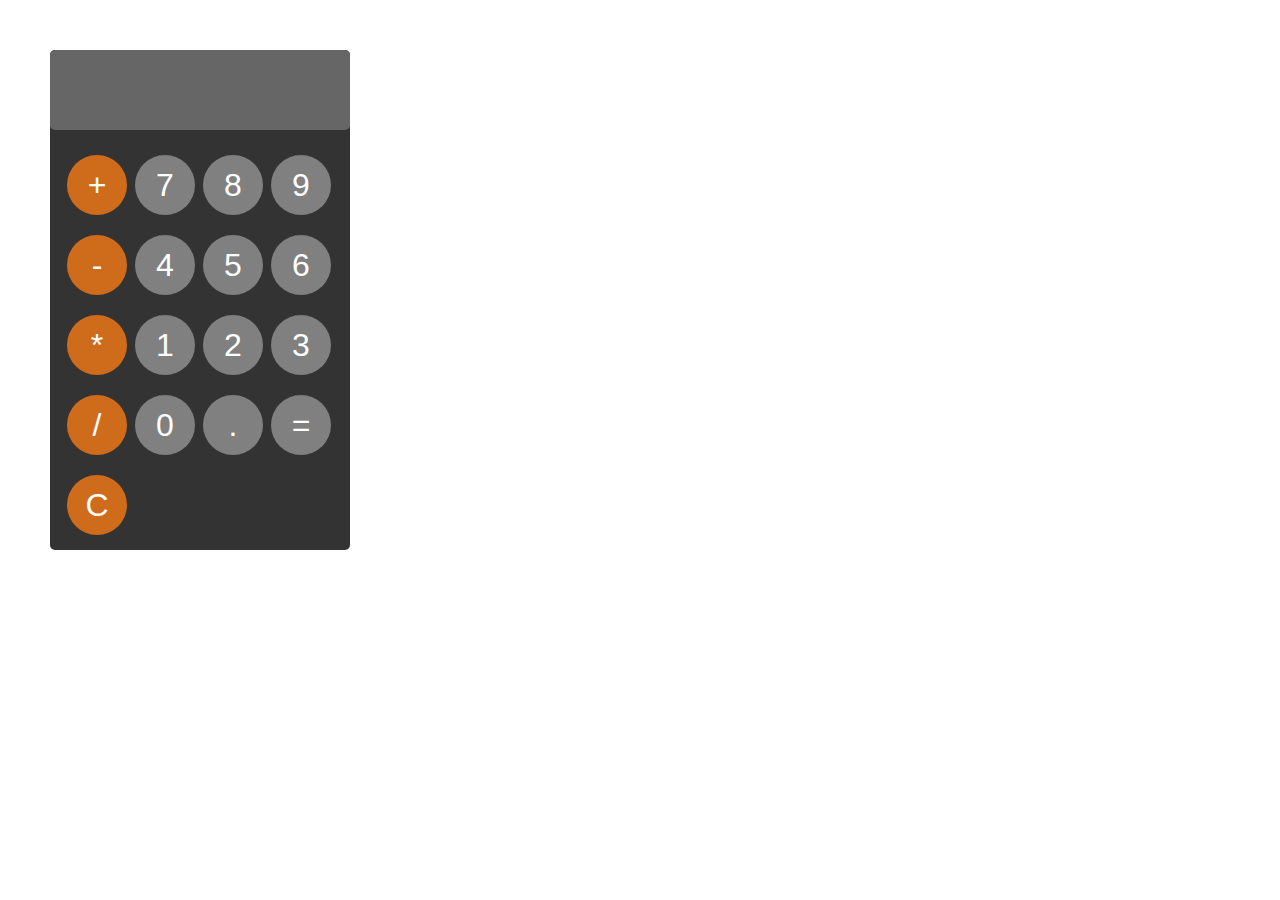
<file: Calculator/index.html>
<!DOCTYPE html>
<html lang="en">
  <head>
    <meta charset="UTF-8" />
    <meta name="viewport" content="width=device-width, initial-scale=1.0" />
    <title>Calculator</title>
    <link rel="stylesheet" href="./style.css" />
  </head>
  <body>
    <div class="main">
      <div><input id="display" type="text" readonly /></div>
      <div id="button-container">
        <button onclick="appendToDisplay('+')" class="grey-clr orange" >+</button>
        <button onclick="appendToDisplay('7')" class="grey-clr" >7</button>
        <button onclick="appendToDisplay('8')" class="grey-clr" >8</button>
        <button onclick="appendToDisplay('9')" class="grey-clr" >9</button>
        <button onclick="appendToDisplay('-')" class="grey-clr orange" >-</button>
        <button onclick="appendToDisplay('4')" class="grey-clr" >4</button>
        <button onclick="appendToDisplay('5')" class="grey-clr" >5</button>
        <button onclick="appendToDisplay('6')" class="grey-clr" >6</button>
        <button onclick="appendToDisplay('*')" class="grey-clr orange" >*</button>
        <button onclick="appendToDisplay('1')" class="grey-clr" >1</button>
        <button onclick="appendToDisplay('2')" class="grey-clr" >2</button>
        <button onclick="appendToDisplay('3')" class="grey-clr" >3</button>
        <button onclick="appendToDisplay('/')" class="grey-clr orange" >/</button>
        <button onclick="appendToDisplay('0')" class="grey-clr" >0</button>
        <button onclick="appendToDisplay('.')" class="grey-clr" >.</button>
        <button onclick="calculate()" class="grey-clr" >=</button>
        <button onclick="clearDisplay()" class="grey-clr orange" >C</button>
      </div>
    </div>

    <script src="./app.js"></script>
  </body>
</html>
</file>
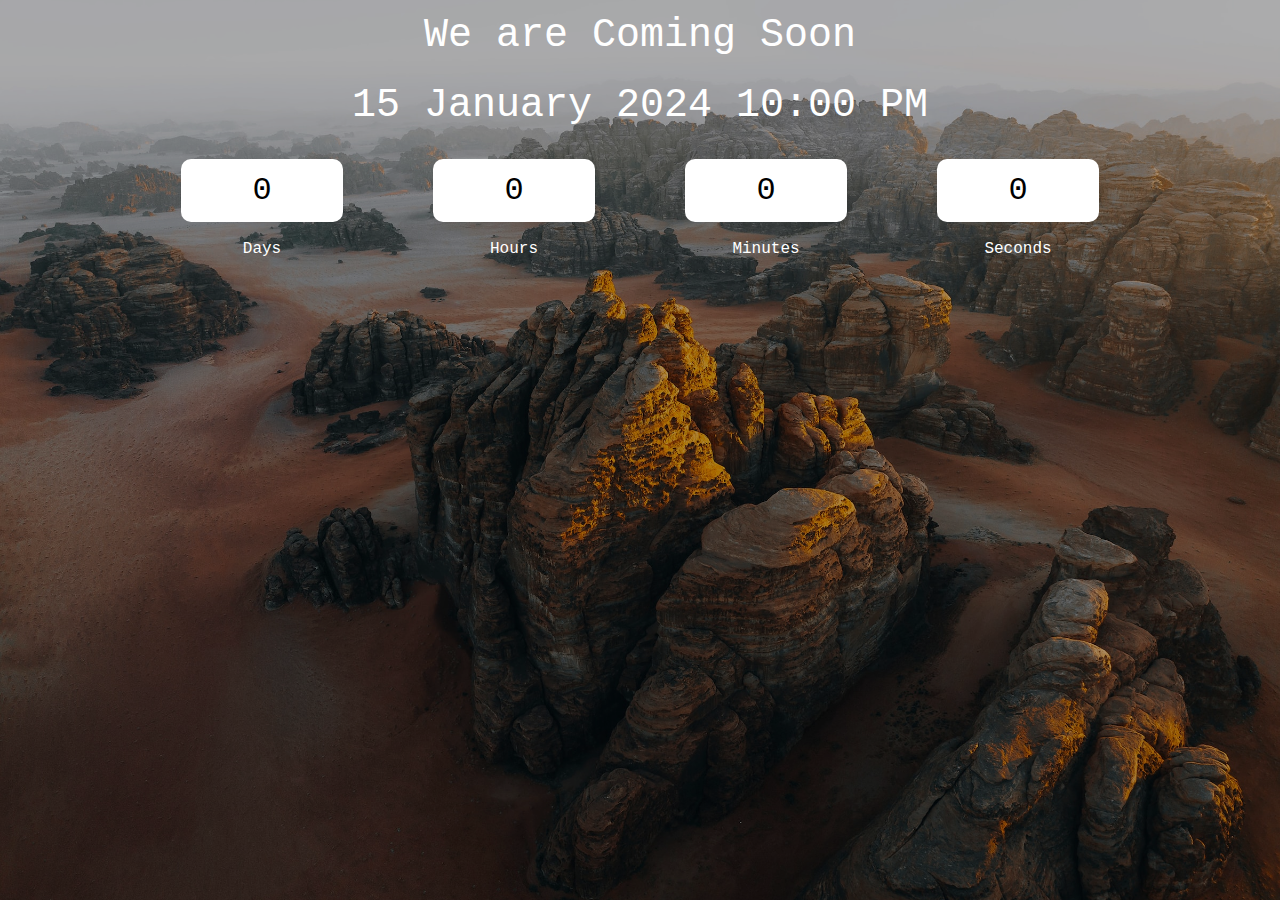
<file: Countdown-timer/index.html>
<!DOCTYPE html>
<html lang="en">
  <head>
    <meta charset="UTF-8" />
    <meta name="viewport" content="width=device-width, initial-scale=1.0" />
    <title>Countdown-Clock</title>
    <link rel="stylesheet" href="./style.css" />
  </head>
  <body>
    <div class="container">
      <div class="overlay">
        <p>We are Coming Soon</p>
        <p id="target-date">10 NOVEMBER 2023 09:00 PM</p>
        <br>
        <div class="clock">
          <div><input id="trial" type="text" value="0" /><p>Days</p></div>
          <div><input type="text" value="0" /><p>Hours</p></div>
          <div><input type="text" value="0" /><p>Minutes</p></div>
          <div><input type="text" value="0" /><p>Seconds</p></div>         
        </div>
      </div>
    </div>
    <script src="./index.js"></script>
  </body>
</html>
</file>
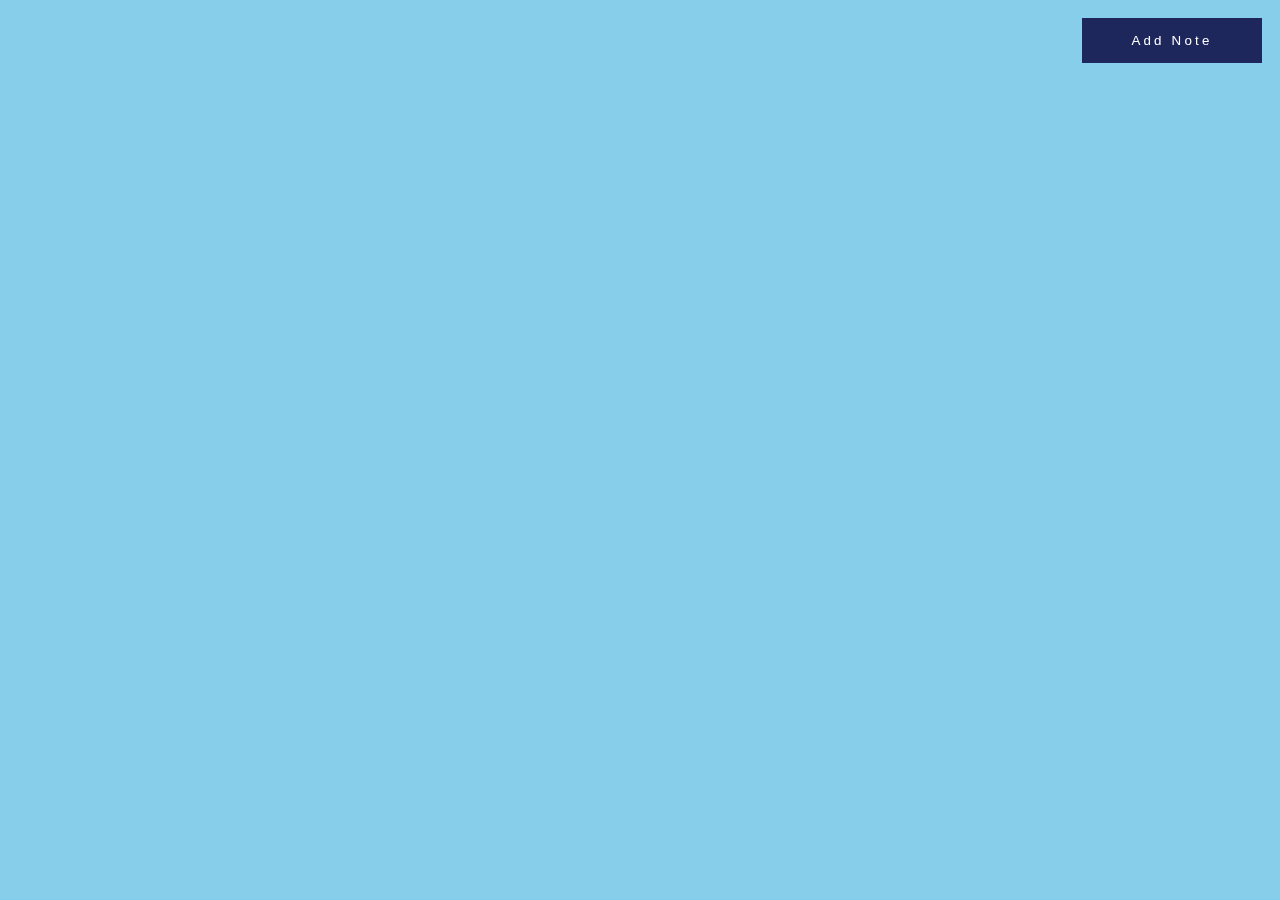
<file: Notes App/index.html>
<!DOCTYPE html>
<html lang="en">
  <head>
    <meta charset="UTF-8" />
    <meta name="viewport" content="width=device-width, initial-scale=1.0" />
    <title>Notes App</title>
    <link
      rel="stylesheet"
      href="https://cdnjs.cloudflare.com/ajax/libs/font-awesome/6.4.2/css/all.min.css"
      integrity="sha512-z3gLpd7yknf1YoNbCzqRKc4qyor8gaKU1qmn+CShxbuBusANI9QpRohGBreCFkKxLhei6S9CQXFEbbKuqLg0DA=="
      crossorigin="anonymous"
      referrerpolicy="no-referrer"
    />
    <link rel="stylesheet" href="style.css" />
  </head>
  <body>
    <button id="addBtn"><i class="fa-solid fa-plus"></i> Add Note</button>
    <div id="main">

<!-- Will be adding through JS -->

      <!-- <div class="note">
        <div class="tool">
          <i class="fa-regular fa-floppy-disk"></i>
          <i class="fa-solid fa-trash"></i>
        </div>
        <textarea></textarea>
      </div> -->
      
    </div>

    <script src="app.js"></script>
  </body>
</html>
</file>
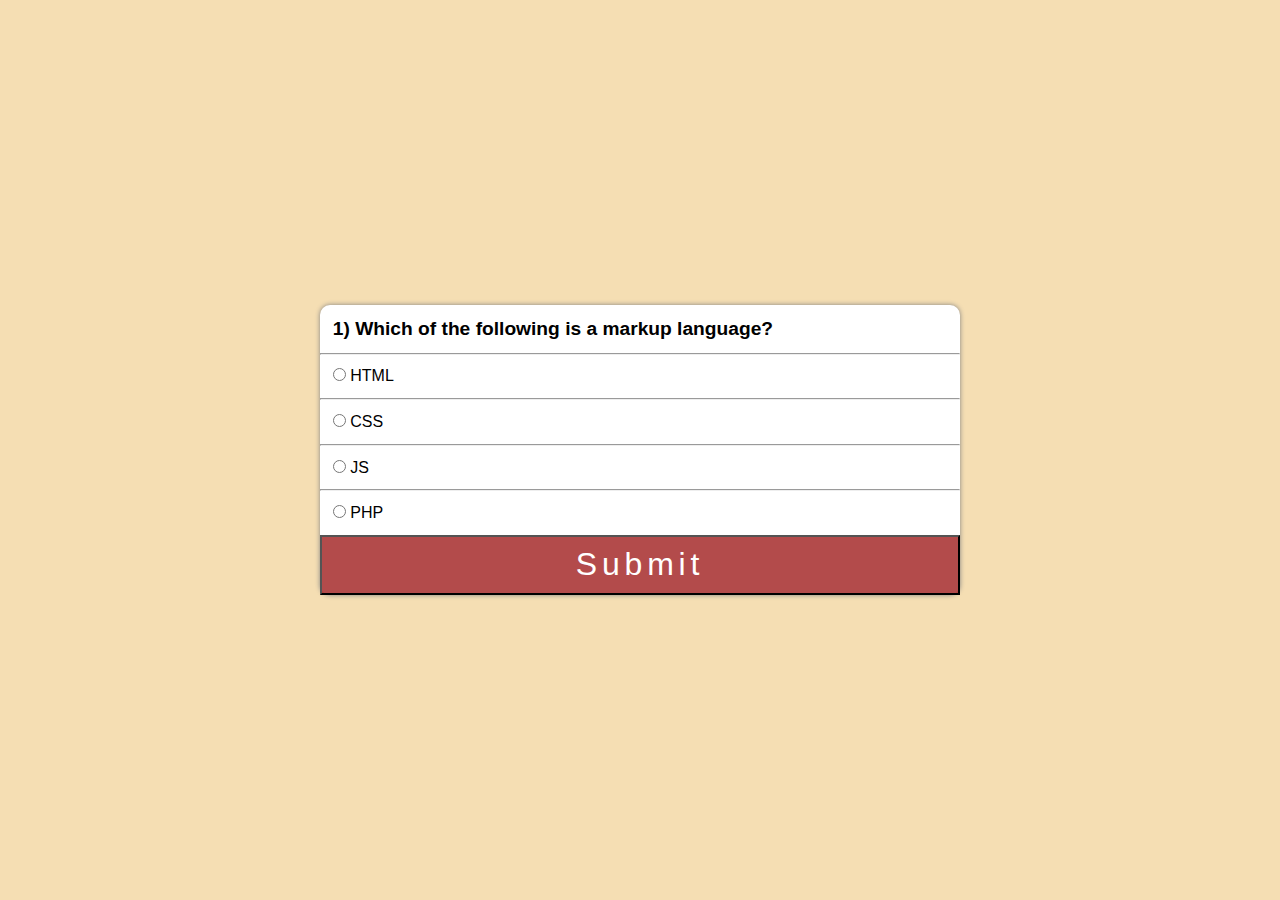
<file: Quiz App/index.html>
<!DOCTYPE html>
<html lang="en">
  <head>
    <meta charset="UTF-8" />
    <meta name="viewport" content="width=device-width, initial-scale=1.0" />
    <title>Quiz App</title>
    <link rel="stylesheet" href="./style.css" />
  </head>
  <body>
    <div class="container">
      <div class="box">
        <div class="formation" id="question"><p>Question to be loaded</p></div>
        <hr />
        <div class="formation">
          <input id="option1" type="radio" value="a" name="option" />
          <label for="option1"> 1st Option</label>
        </div>
        <hr />
        <div class="formation">
            <input id="option2" type="radio" value="b" name="option" />
            <label for="option2"> 2nd Option</label>
          </div>
        <hr />
        <div class="formation">
            <input id="option3" type="radio" value="c" name="option" />
            <label for="option3"> 3rd Option</label>
          </div>
        <hr />
        <div class="formation">
            <input id="option4" type="radio" value="d" name="option" />
            <label for="option4"> 4th Option</label>
          </div>
        <div><button type="submit" onclick="submitQuiz()">Submit</button></div>
      </div>
    </div>

    <script src="./app.js"></script>
  </body>
</html>
</file>
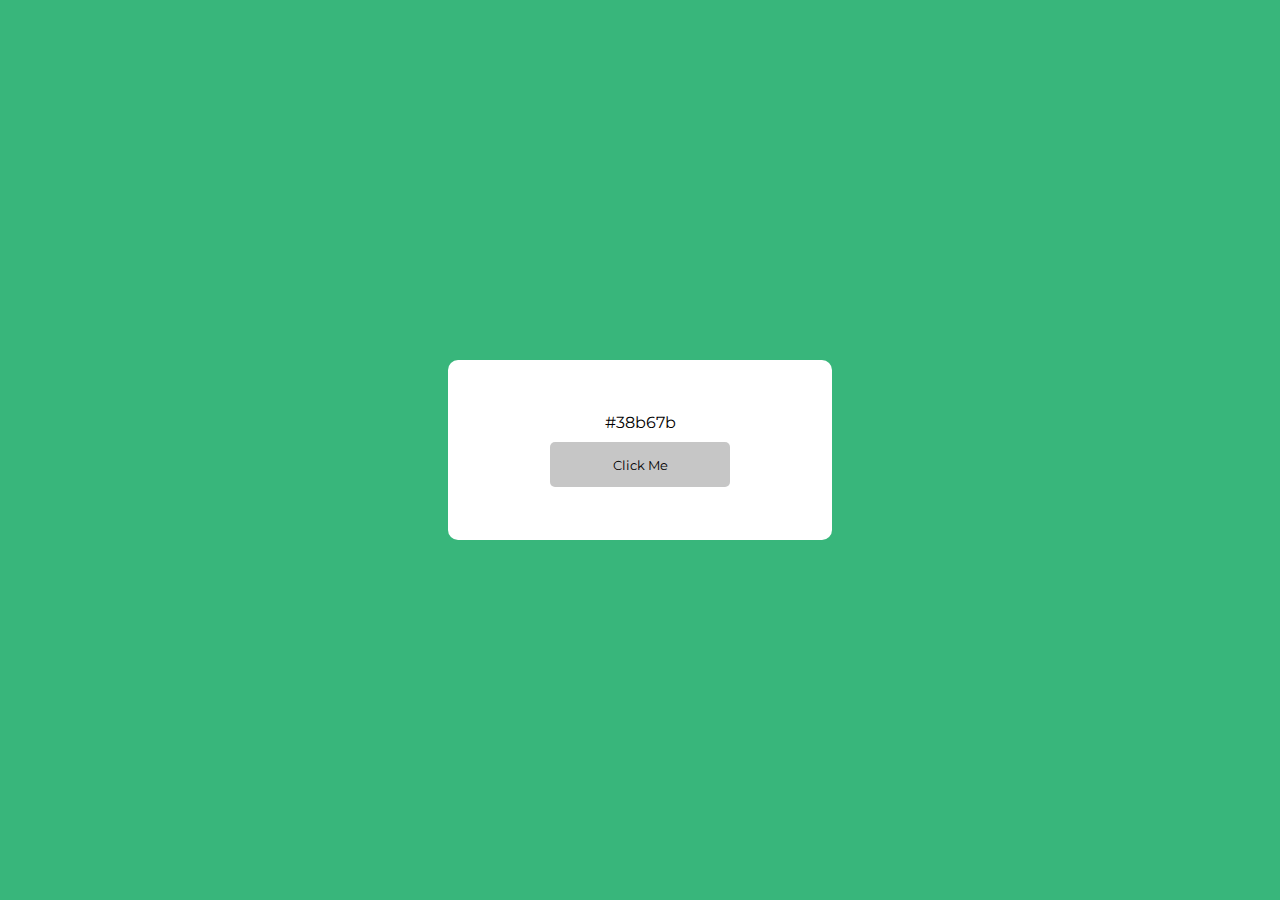
<file: Random Color generator/index.html>
<!DOCTYPE html>
<html lang="en">
<head>
    <meta charset="UTF-8">
    <meta name="viewport" content="width=device-width, initial-scale=1.0">
    <title>Random color generator</title>
    <link rel="stylesheet" href="./style.css">
</head>
<body>
    <div class="webpage">
     <div class="container">
        <div id="hex-code">Hex code</div>
        <button id="btn">Click Me</button>
     </div>
    </div>
    <script src="./index.js"></script>
</body>
</html>
</file>
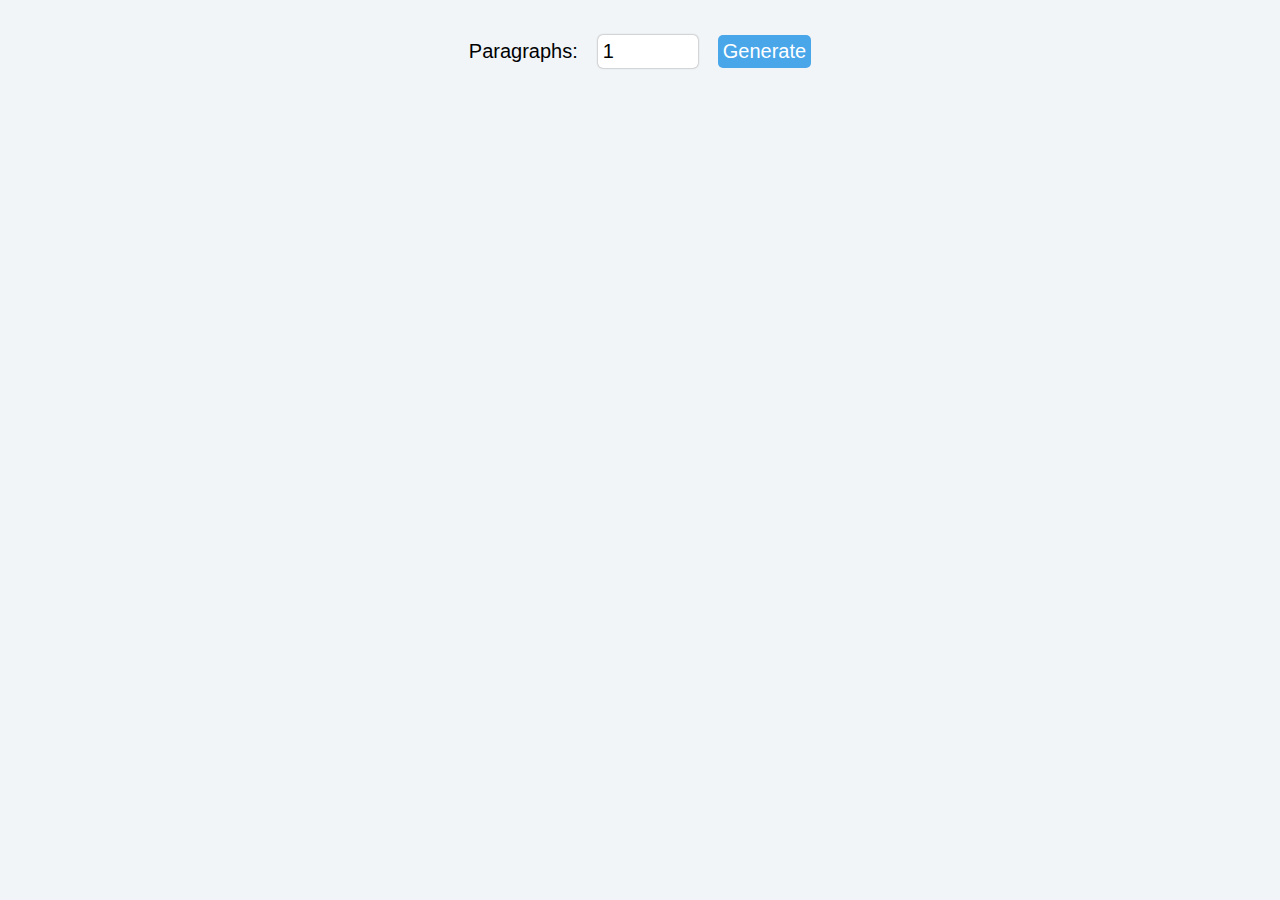
<file: Random Paragraph generator/index.html>
<!DOCTYPE html>
<html lang="en">

<head>
    <meta charset="UTF-8">
    <meta http-equiv="X-UA-Compatible" content="IE=edge">
    <meta name="viewport" content="width=device-width, initial-scale=1.0">
    <title>Document</title>
    <link rel="stylesheet" href="style.css">
</head>

<body>
    <div id="main">
        <div class="row">
            <div>
                Paragraphs:
            </div>
            <div>
                <input type="number" value="1" id="items">
            </div>
            <div>
                <button onclick="generate()">Generate</button>
            </div>
        </div>
        <div class="row" style="display: block;" id="data">
         
        </div>
    </div>
    <script src="app.js"></script>
</body>

</html>
</file>
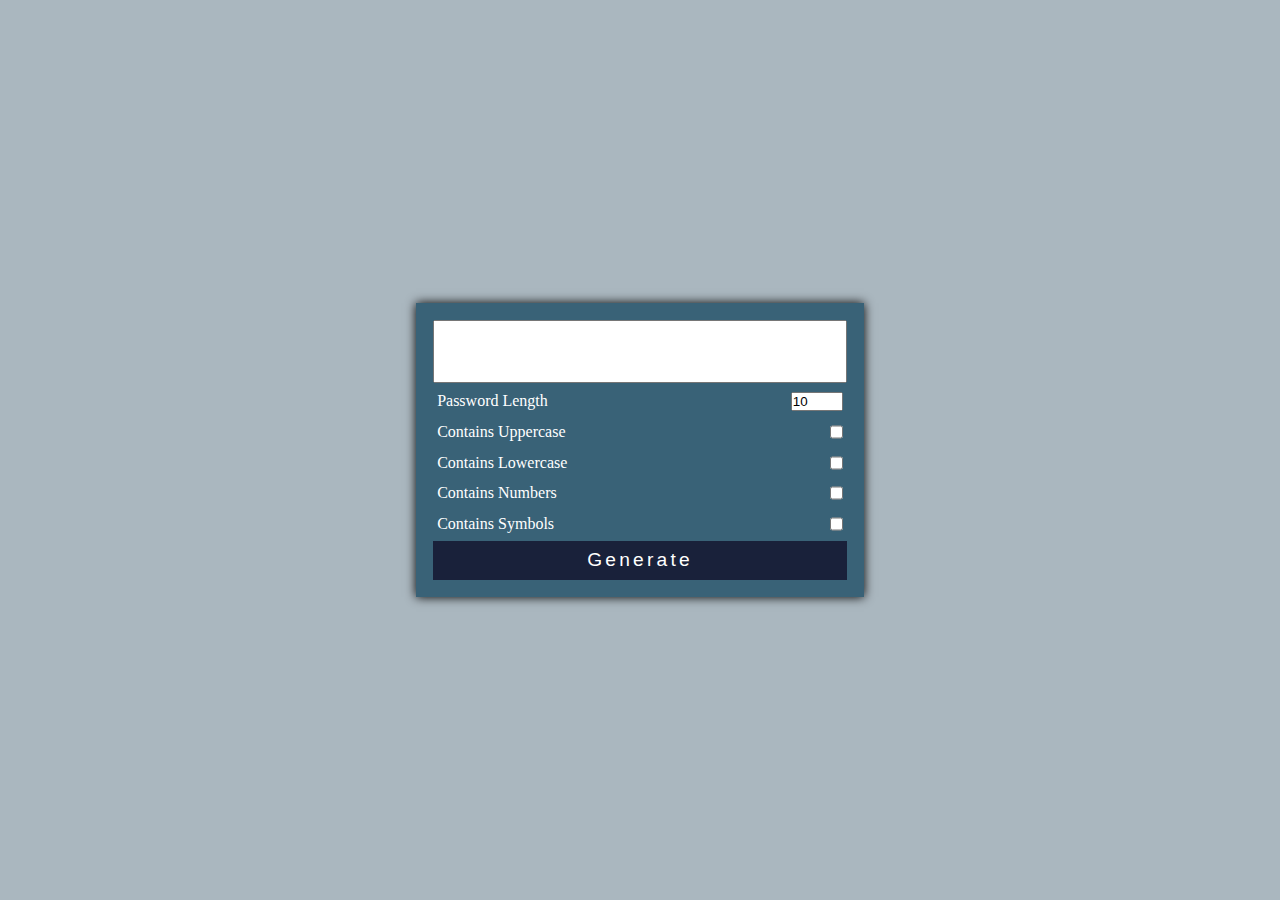
<file: Random Password Generator/index.html>
<!DOCTYPE html>
<html lang="en">
  <head>
    <meta charset="UTF-8" />
    <meta name="viewport" content="width=device-width, initial-scale=1.0" />
    <title>Random Password Generator</title>
    <link rel="stylesheet" href="./style.css" />
  </head>
  <body>
    <div class="container">
      <div class="box">
        <div><input id="pass-box" class="password" type="text" /></div>
        <div>
          <div class="left">Password Length</div>
          <div class="right"><input id="total-char" class="right" type="number" min="2" max="30" value="10"/></div>
        </div>
        <div>
          <div class="left">Contains Uppercase</div>
          <div class="right"><input type="checkbox" name="" id="upperCaseLetter"/></div>
        </div>
        <div>
          <div class="left">Contains Lowercase</div>
          <div class="right"><input type="checkbox" name="" id="lowerCaseLetter" /></div>
        </div>
        <div>
          <div class="left">Contains Numbers</div>
          <div class="right"><input type="checkbox" name="" id="numbers" /></div>
        </div>
        <div>
          <div class="left">Contains Symbols</div>
          <div class="right"><input type="checkbox" name="" id="symbols"/></div>
        </div>
        <div><button type="submit" id="btn" >Generate</button></div>
      </div>
    </div>

    <script src="./app.js"></script>
  </body>
</html>
</file>
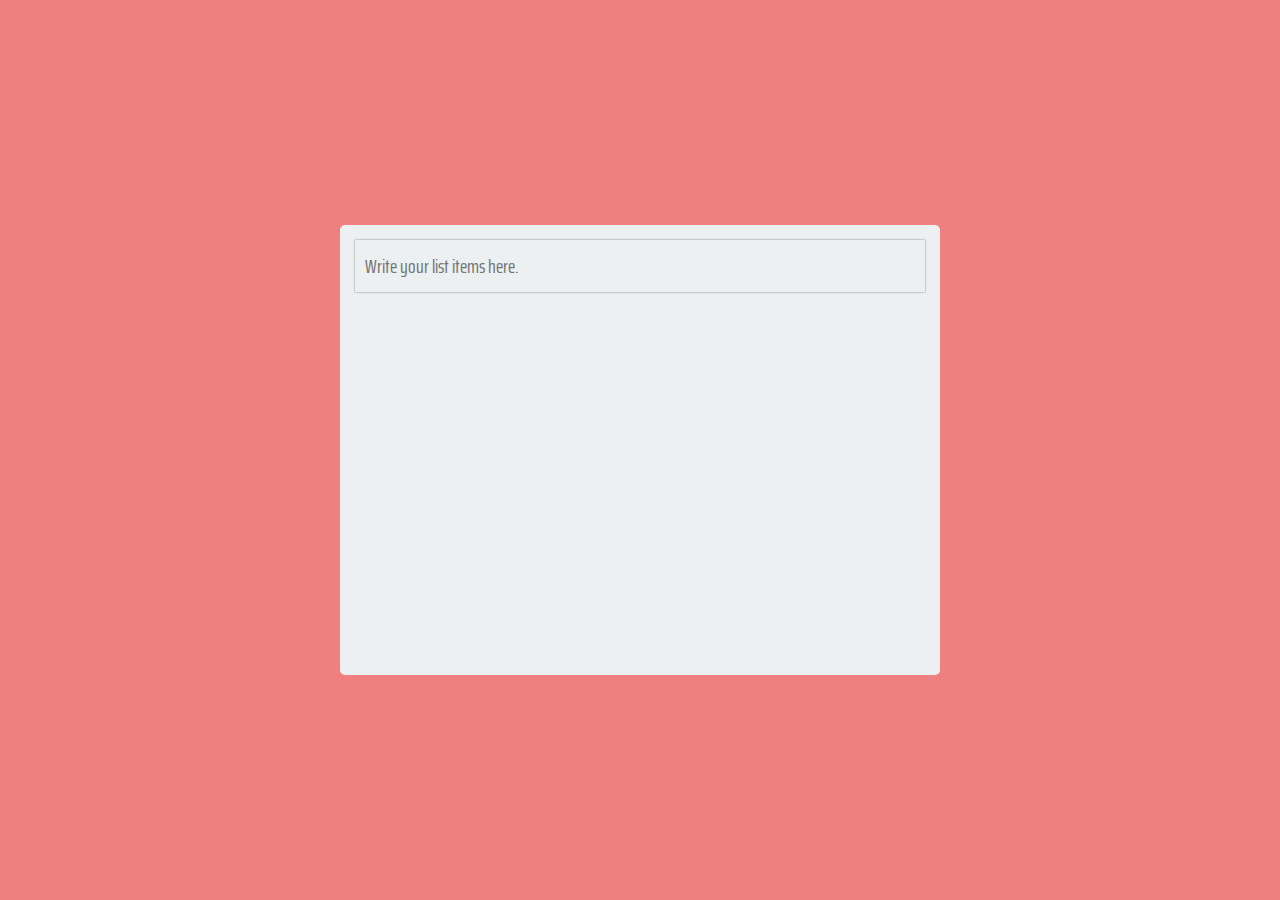
<file: To do List/index.html>
<!DOCTYPE html>
<html lang="en">
  <head>
    <meta charset="UTF-8" />
    <meta name="viewport" content="width=device-width, initial-scale=1.0" />
    <title>To do List</title>
    <link
      rel="stylesheet"
      href="https://cdnjs.cloudflare.com/ajax/libs/font-awesome/6.5.1/css/all.min.css"
      integrity="sha512-DTOQO9RWCH3ppGqcWaEA1BIZOC6xxalwEsw9c2QQeAIftl+Vegovlnee1c9QX4TctnWMn13TZye+giMm8e2LwA=="
      crossorigin="anonymous"
      referrerpolicy="no-referrer"
    />
    <link rel="stylesheet" href="./style.css" />
  </head>
  <body>
    <div class="main">
      <div class="box">
        <input
          type="text"
          id="item"
          autofocus
          placeholder="Write your list items here."
        />
        <ul id="to-do-box">
            <!-- remove Li after making it completely 
            Added <li> later in js-->
        </ul>
      </div>
    </div>

    <script src="./app.js"></script>
  </body>
</html>
</file>
<file: Calculator/style.css>
*{
    padding: 0;
    margin: 0;
    box-sizing: border-box;
}

input{
    width: 100%;
    height: 80px;
    border-radius: 5px;
    background-color: hsl(0, 0%, 40%) ;
    border: none;
    color: wheat;
    font-size: 3rem;
    padding: 2%;
}

.main{
    margin: 50px 50px;
    background-color: hsl(0, 0%, 20%);
    height: 500px;
    width: 300px;
    border-radius: 5px;
}

#button-container{
    padding: 15px;
}

.grey-clr{
    color: white;
    font-size: 2rem;
    height: 60px;
    width: 60px;
    border-radius: 50%;
    border: none;
    background-color: hsl(0, 0%, 50%);
    margin: 10px 2px;
}

.orange{
    background-color: rgb(207, 108, 27);
}
</file>
<file: Countdown-timer/style.css>
* {
  padding: 0;
  margin: 0;
  box-sizing: border-box;
  font-family: Courier, monospace
}

.container {
  background-image: url(./back-img.jpg);
  width: 100%;
  height: 100vh;
  background-size: cover;
}

.overlay {
  background-color: rgba(0, 0, 0, 0.312);
  width: 100%;
  height: 100vh;
  display: flex;
  flex-direction: column;
  align-items: center;
}

p {
  font-size: 2.5rem;
  color: white;
  font-weight: 500;
  margin: 1%;
}

input{
  width: 18vh;
  height: 7vh;
  border-radius: 10px;
  border: none;
  margin-bottom: 10%;
  text-align: center;
  font-size: 2rem;
}

.clock{
  display: flex;
  gap: 10vh;
}

.clock P{
  font-size: 1rem;
  text-align: center;
}
</file>
<file: Notes App/style.css>
*{
    margin: 0;
    padding: 0;
    box-sizing: border-box;
}

#main{
    width: 100%;
    min-height: 100vh;
    background-color: skyblue;
    display: flex;
    flex-wrap: wrap;
}

.note{
    margin-top: 5%;
    margin-left: 2%;
    height: 60vh;
    width: 25%;
    background-color: white;
}

.tool{
    letter-spacing: 0.3rem;
    text-align: right;
    color: white;
    background-color: rgba(16, 16, 71, 0.88);
    padding: 1%;
}

.note textarea{
    border: none;
    width: 100%;
    height: 100%;
    resize: none;
    padding: 2%;
    font-size: 1rem;
}

.note textarea:focus{
    outline: 0;
}

#addBtn{
    background-color: rgba(16, 16, 71, 0.88);
    color: white;
    position: fixed;
    right: 2vh;
    top: 2vh;
    height: 5vh;
    width: 20vh;
    letter-spacing: 0.2rem;
    border: none;
}
</file>
<file: Quiz App/style.css>
*{
    margin: 0;
    padding: 0;
    box-sizing: border-box;
    font-family: 'Gill Sans', 'Gill Sans MT', Calibri, 'Trebuchet MS', sans-serif;
}

body{
    background-color: wheat;
}

.container{
    display: flex;
    justify-content: center;
    align-items: center;
    height: 100vh;
}

.box{
    width: 50%;
    margin: auto;
    background-color: white;
    border: none;
    border-radius: 10px;
    display: flex;
    flex-direction: column ;
    justify-content: space-between;
    box-shadow: 0px 0px 5px grey;
}

.formation{
 padding: 2%;
}

#question{
  padding-top: 2%;
  font-size: 1.2rem;
  font-weight: 600;
}

button{
    width: 100%;
    padding: 1.5%;
    background-color: rgba(165, 42, 42, 0.849);
    font-size: 2rem;
    letter-spacing: 0.3rem;
    color: white;
}
</file>
<file: Random Color generator/style.css>
@import url('https://fonts.googleapis.com/css2?family=Montserrat&display=swap');

*{
    padding: 0;
    margin: 0;
    box-sizing: border-box;
    font-family: 'Montserrat', sans-serif;
}

.webpage{
    height: 100vh;
    width: 100%;
    display: flex;
    justify-content: center;
    align-items: center;
}

.container{
    height: 20vh;
    width: 30%;
    background-color: rgb(255, 255, 255);
    border-radius: 10px;
    display: flex;
    justify-content: center;
    align-items: center;
    flex-direction: column;
}

button{
    width: 20vh;
    height: 5vh;
    border-radius: 5px;
    border: none;
    background-color: rgba(128, 128, 128, 0.452);
    margin-top: 10px;
}
</file>
<file: Random Paragraph generator/style.css>
* {
    padding: 0;
    margin: 0;
    box-sizing: border-box;
    font-family: Verdana, Geneva, Tahoma, sans-serif;
}

#main {
    width: 100%;
    min-height: 100vh;
    display: flex;
    flex-direction: column;
    justify-content: start;
    align-items: center;
    background-color: #f1f5f8;
}

.row {
    width: 1000px;
    display: flex;
    flex-direction: row;
    justify-content: center;
    align-items: center;
    padding: 10px;
    font-size: 20px;
    margin-top: 15px;
}

.row div {
    padding: 10px;
}

.row input {
    width: 100px;
    padding: 5px;
    border-radius: 5px;
    border: 0;
    font-size: 20px;
    box-shadow: 0px 0px 2px grey;
}

.row button {
    background-color: #49a6e9;
    padding: 5px;
    border-radius: 5px;
    border: 0;
    font-size: 20px;
    border-radius: 5px;
    color: white;
    outline: none;
    border: none;
}

.row p {
    margin-top: 10px;
    font-size: 16px;
    text-align: justify;
}
</file>
<file: Random Password Generator/style.css>
* {
  margin: 0;
  padding: 0;
  box-sizing: border-box;
}

.container {
  height: 100vh;
  width: 100%;
  background-color: #5d768586;
  display: flex;
  justify-content: center;
  align-items: center;
}

.box {
    width: 35%;
    box-shadow: 0px 0px 10px black;
    background-color:  #1c4c64cb;
    padding: 1%;
    color: white;
}

.box div{
    display: flex;
    justify-content: space-between;
    margin: 1%;
}

.password{
    width: 100%;
    height: 7vh;
}

button{
    width: 100%;
    color: white;
    background-color: rgba(17, 17, 43, 0.801);
    border: none;
    font-size: 1.2rem;
    letter-spacing: .2rem;
    padding: 2%;
}
</file>
<file: To do List/style.css>
@import url('https://fonts.googleapis.com/css2?family=Montserrat&family=Saira+Extra+Condensed&display=swap');

*{
    padding: 0;
    margin: 0;
    box-sizing: border-box;
    font-family: 'Montserrat', sans-serif;
    font-family: 'Saira Extra Condensed', sans-serif;
}

.main{
    width: 100%;
    height: 100vh;
    background-color: lightcoral;
    display: flex;
    justify-content: center;
    align-items: center;
}

#item{
    background-color: #ecf0f1;
    width: 100%;
    padding: 10px;
    font-size: 20px;
    border: 0;
    outline: 0;
    box-shadow: 0px 0px 2px grey;
    display: block;  /* By default input is display inline*/
}

.box{
    width: 600px;
    min-height: 450px;
    background-color: #ecf0f1;
    border-radius: 5px;
    padding: 15px;
}

#to-do-box{
    list-style: none;
    margin-top: 10px;
    padding-right: 16px;
}

#to-do-box li{
    position: relative; /* Need to give this otherwise below position won't take it */
    padding: 10px;
    background-color: wheat;
    color: black;
    border-radius: 4px;
    margin-top: 10px;
    user-select: none; 
    /* Selected nahi dikhaata, read more abt it */
}

#to-do-box li i{ 
    position: absolute;
    right: 10px;
    top: 10px;
}

.done{
    text-decoration: line-through;
    background-color: rgb(168, 104, 104) !important;
}
</file>
